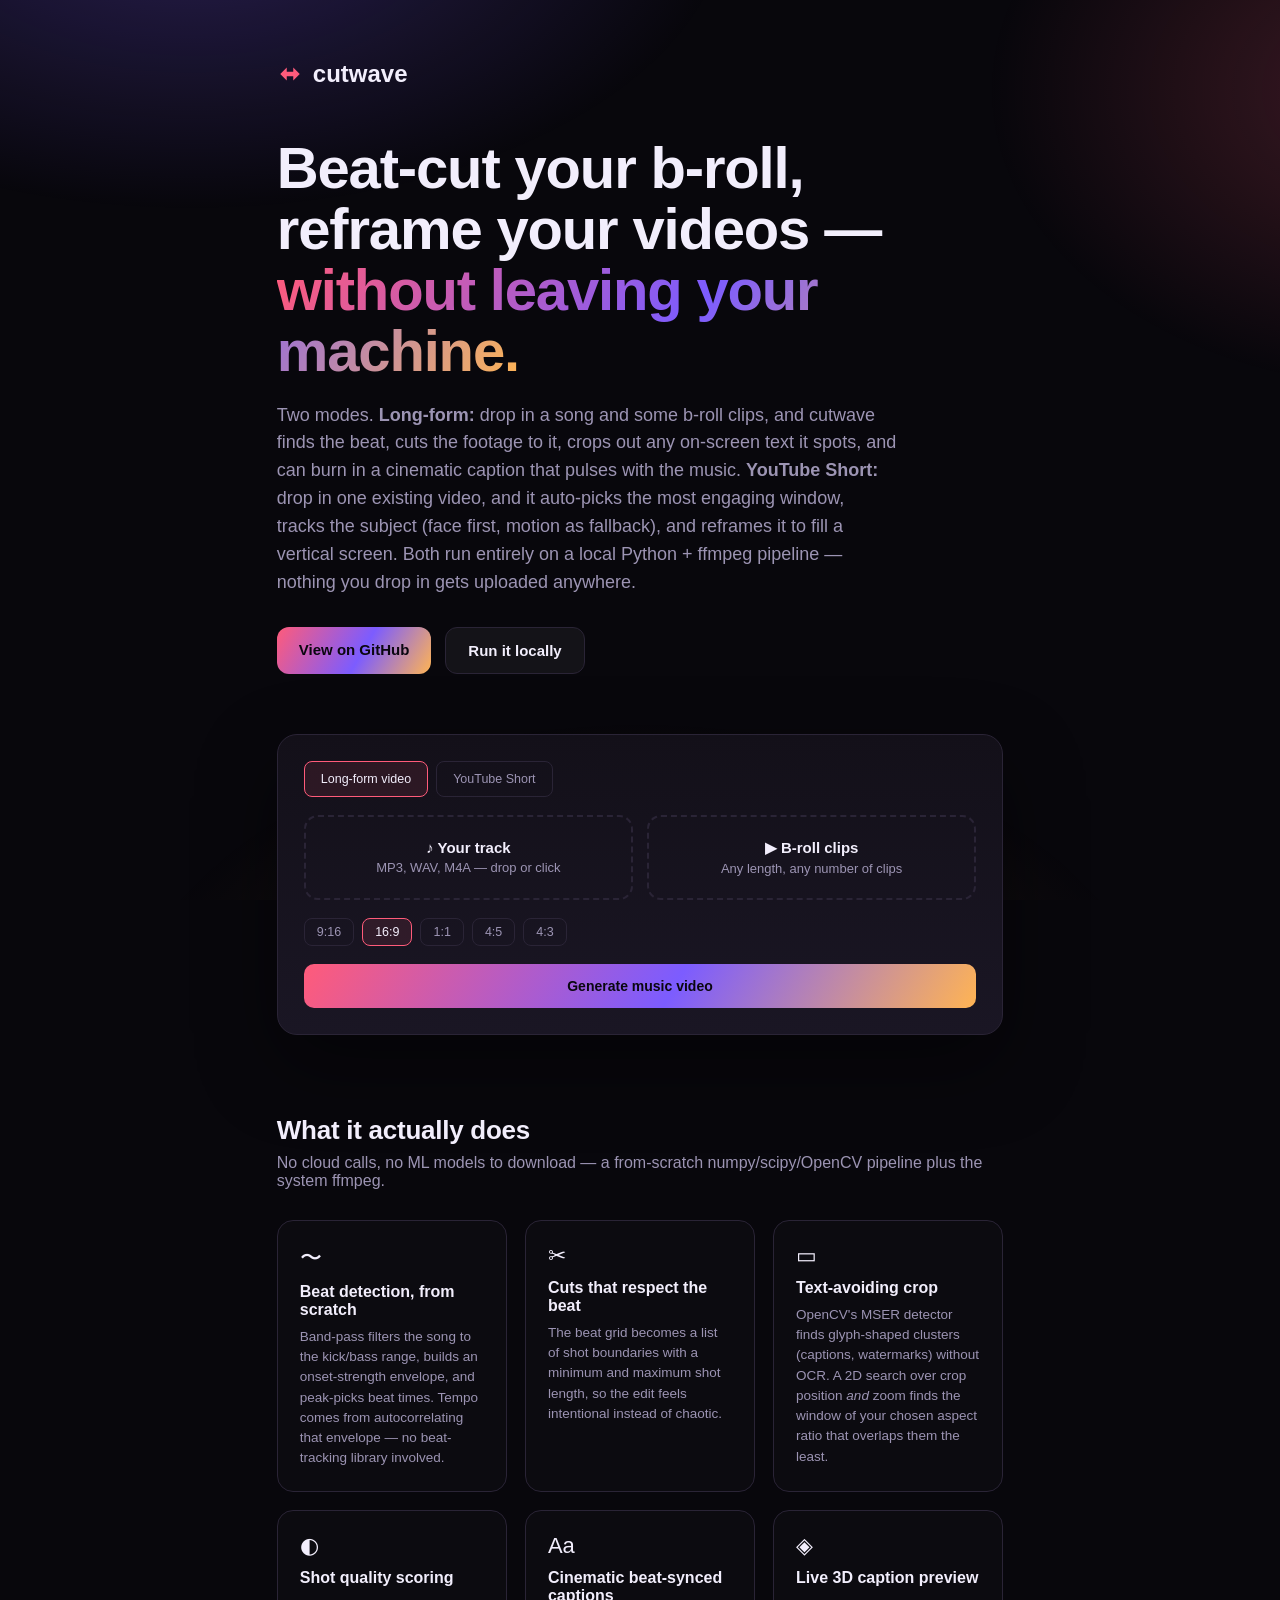
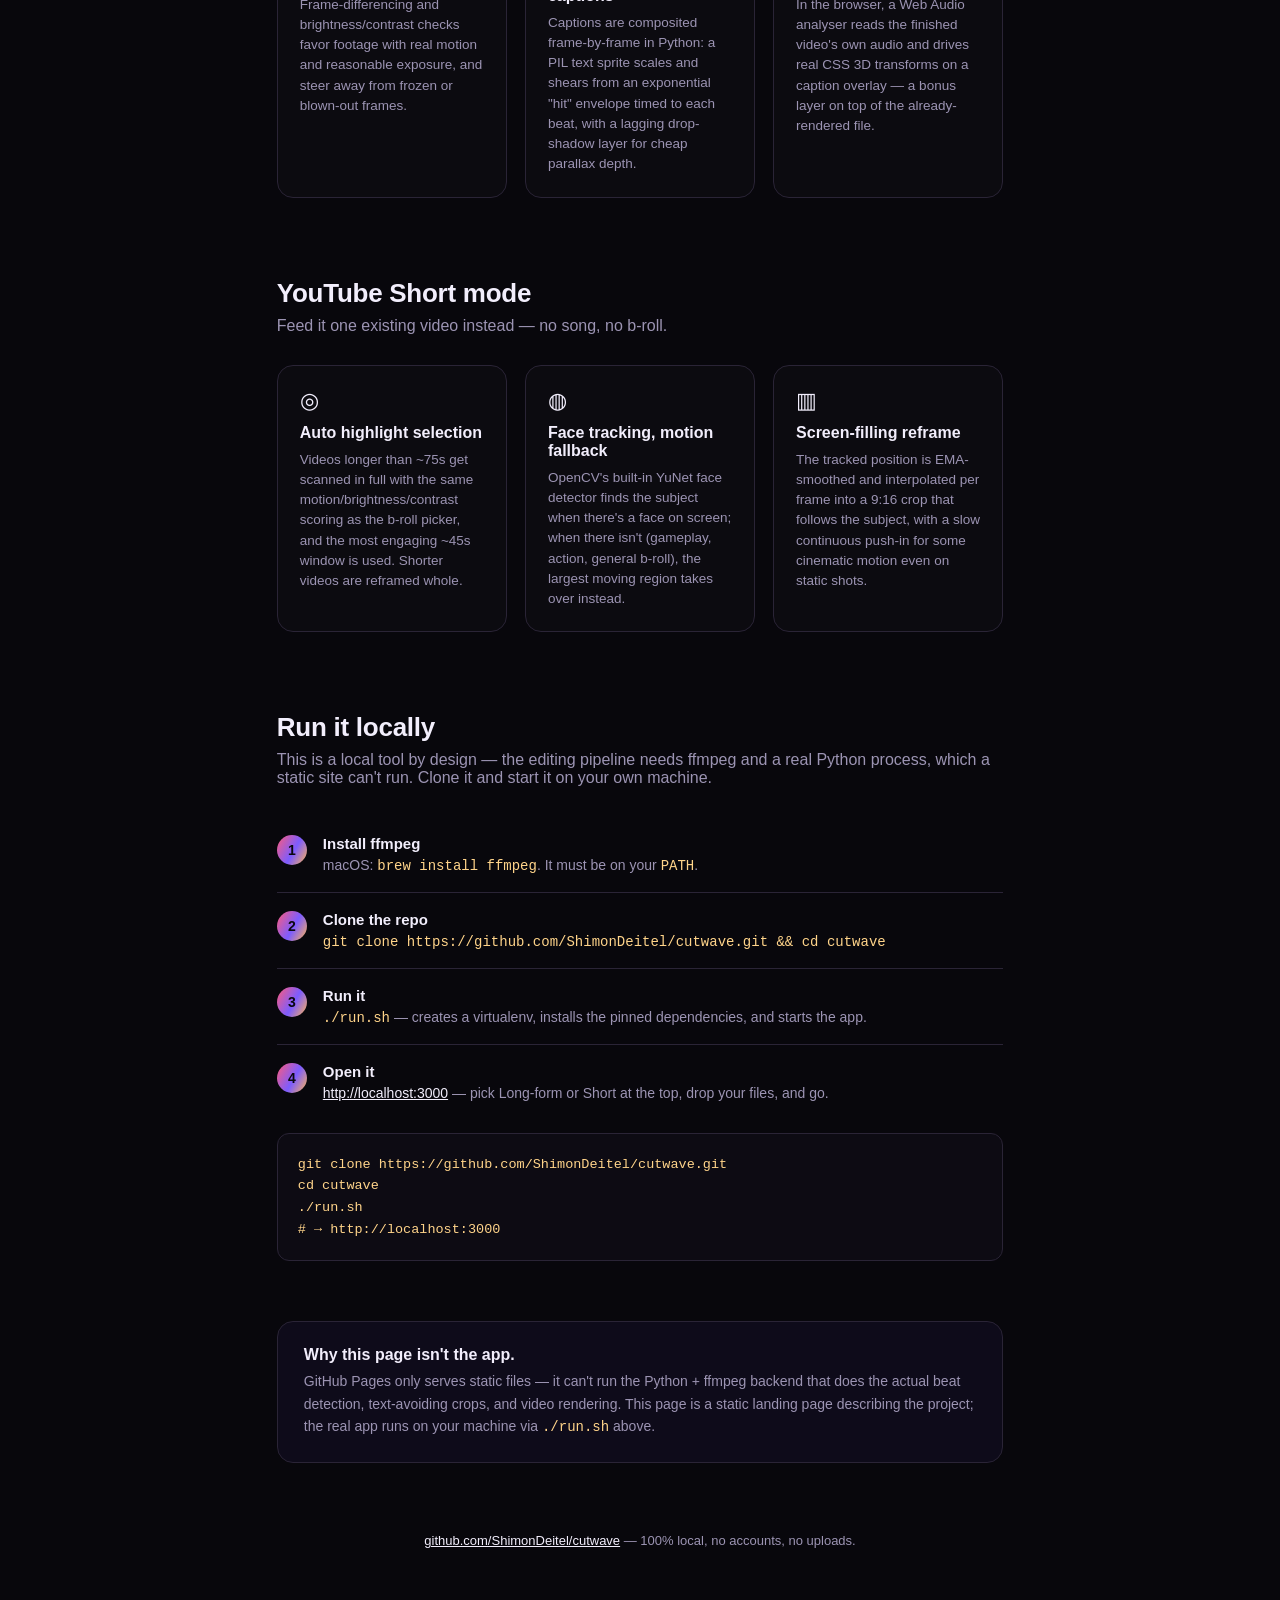
<file: docs/index.html>
<!DOCTYPE html>
<html lang="en">
<head>
<meta charset="UTF-8">
<meta name="viewport" content="width=device-width, initial-scale=1.0">
<title>cutwave — beat-cut your b-roll, locally</title>
<style>
:root {
  --bg: #08070c; --panel: #131019; --panel-2: #1a1624; --line: #2a2436;
  --text: #f2eefc; --text-dim: #9c94b3;
  --accent1: #ff5b7a; --accent2: #7c5cff; --accent3: #ffb454;
  --grad: linear-gradient(120deg, var(--accent1), var(--accent2) 55%, var(--accent3));
}
* { box-sizing: border-box; }
html, body { margin: 0; background: var(--bg); color: var(--text); font-family: "Helvetica Neue", Helvetica, Arial, sans-serif; }
.bg-glow {
  position: fixed; inset: 0; z-index: 0; pointer-events: none;
  background:
    radial-gradient(ellipse 900px 500px at 15% -10%, rgba(124,92,255,0.28), transparent 60%),
    radial-gradient(ellipse 700px 500px at 110% 10%, rgba(255,91,122,0.22), transparent 60%),
    radial-gradient(ellipse 900px 600px at 50% 120%, rgba(255,180,84,0.14), transparent 60%);
}
.wrap { position: relative; z-index: 1; max-width: 880px; margin: 0 auto; padding: 60px 6vw 80px; }
.brand { display: flex; align-items: center; gap: 10px; font-size: 24px; font-weight: 800; }
.brand-mark { width: 26px; height: 26px; }
.hero { margin-top: 50px; }
.hero h1 { font-size: clamp(34px, 6vw, 58px); line-height: 1.05; letter-spacing: -0.02em; margin: 0 0 20px; }
.hero .grad-text { background: var(--grad); -webkit-background-clip: text; background-clip: text; color: transparent; }
.hero p { color: var(--text-dim); font-size: 18px; max-width: 620px; line-height: 1.55; }
.cta-row { display: flex; gap: 14px; margin-top: 30px; flex-wrap: wrap; }
.btn { padding: 14px 22px; border-radius: 12px; font-weight: 700; font-size: 15px; text-decoration: none; display: inline-block; }
.btn-primary { background: var(--grad); color: #0a0710; }
.btn-secondary { background: rgba(255,255,255,0.05); color: var(--text); border: 1px solid var(--line); }

.mock { margin-top: 60px; background: linear-gradient(180deg, var(--panel), var(--panel-2)); border: 1px solid var(--line); border-radius: 20px; padding: 26px; box-shadow: 0 30px 80px rgba(0,0,0,0.45); }
.mock-row { display: grid; grid-template-columns: 1fr 1fr; gap: 14px; }
.mock-box { border: 2px dashed var(--line); border-radius: 14px; padding: 22px; text-align: center; color: var(--text-dim); font-size: 13px; }
.mock-box b { display: block; color: var(--text); font-size: 15px; margin-bottom: 4px; }
.mock-chip-row { display: flex; gap: 8px; margin-top: 18px; flex-wrap: wrap; }
.mock-chip { border: 1px solid var(--line); border-radius: 8px; padding: 6px 12px; font-size: 12.5px; color: var(--text-dim); }
.mock-chip.active { border-color: var(--accent1); color: var(--text); background: rgba(255,91,122,0.10); }
.mock-btn { margin-top: 18px; text-align: center; padding: 14px; border-radius: 10px; background: var(--grad); color: #0a0710; font-weight: 800; font-size: 14px; }

.section { margin-top: 80px; }
.section h2 { font-size: 26px; letter-spacing: -0.01em; margin-bottom: 8px; }
.section .sub { color: var(--text-dim); margin-bottom: 30px; }

.grid { display: grid; grid-template-columns: repeat(auto-fit, minmax(230px, 1fr)); gap: 18px; }
.card { background: rgba(255,255,255,0.02); border: 1px solid var(--line); border-radius: 16px; padding: 22px; }
.card .icon { font-size: 22px; margin-bottom: 10px; }
.card h3 { margin: 0 0 8px; font-size: 16px; }
.card p { margin: 0; color: var(--text-dim); font-size: 13.5px; line-height: 1.5; }

.steps { counter-reset: step; }
.step { display: flex; gap: 16px; padding: 18px 0; border-bottom: 1px solid var(--line); }
.step:last-child { border-bottom: none; }
.step-num { counter-increment: step; flex-shrink: 0; width: 30px; height: 30px; border-radius: 50%; background: var(--grad); color: #0a0710; font-weight: 800; display: flex; align-items: center; justify-content: center; font-size: 14px; }
.step-num::before { content: counter(step); }
.step p { margin: 4px 0 0; color: var(--text-dim); font-size: 14px; }
.step strong { font-size: 15px; }

pre { background: #0d0b13; border: 1px solid var(--line); border-radius: 12px; padding: 20px; overflow-x: auto; font-size: 13.5px; line-height: 1.6; }
code { color: #ffd48a; }

.callout { margin-top: 60px; border: 1px solid var(--line); background: rgba(124,92,255,0.06); border-radius: 16px; padding: 24px 26px; }
.callout b { color: var(--text); }
.callout p { color: var(--text-dim); margin: 6px 0 0; font-size: 14px; line-height: 1.6; }

.foot { margin-top: 70px; color: var(--text-dim); font-size: 13px; text-align: center; }
.foot a { color: var(--text); }
</style>
</head>
<body>
<div class="bg-glow"></div>
<div class="wrap">

  <div class="brand">
    <svg class="brand-mark" viewBox="0 0 48 48" fill="none" xmlns="http://www.w3.org/2000/svg">
      <path d="M6 24 L18 12 L18 20 L30 20 L30 12 L42 24 L30 36 L30 28 L18 28 L18 36 Z" fill="url(#g)"/>
      <defs><linearGradient id="g" x1="0" y1="0" x2="48" y2="48"><stop offset="0" stop-color="#ff5b7a"/><stop offset="1" stop-color="#7c5cff"/></linearGradient></defs>
    </svg>
    <span>cutwave</span>
  </div>

  <div class="hero">
    <h1>Beat-cut your b-roll,<br>reframe your videos —<br><span class="grad-text">without leaving your machine.</span></h1>
    <p>Two modes. <b>Long-form:</b> drop in a song and some b-roll clips, and cutwave finds the beat,
       cuts the footage to it, crops out any on-screen text it spots, and can burn in a cinematic
       caption that pulses with the music. <b>YouTube Short:</b> drop in one existing video, and it
       auto-picks the most engaging window, tracks the subject (face first, motion as fallback), and
       reframes it to fill a vertical screen. Both run entirely on a local Python + ffmpeg pipeline —
       nothing you drop in gets uploaded anywhere.</p>
    <div class="cta-row">
      <a class="btn btn-primary" href="https://github.com/ShimonDeitel/cutwave">View on GitHub</a>
      <a class="btn btn-secondary" href="#run">Run it locally</a>
    </div>
  </div>

  <div class="mock" aria-hidden="true">
    <div class="mock-chip-row" style="margin-top:0; margin-bottom:18px;">
      <span class="mock-chip active" style="padding:10px 16px;">Long-form video</span>
      <span class="mock-chip" style="padding:10px 16px;">YouTube Short</span>
    </div>
    <div class="mock-row">
      <div class="mock-box"><b>♪ Your track</b>MP3, WAV, M4A — drop or click</div>
      <div class="mock-box"><b>▶ B-roll clips</b>Any length, any number of clips</div>
    </div>
    <div class="mock-chip-row">
      <span class="mock-chip">9:16</span>
      <span class="mock-chip active">16:9</span>
      <span class="mock-chip">1:1</span>
      <span class="mock-chip">4:5</span>
      <span class="mock-chip">4:3</span>
    </div>
    <div class="mock-btn">Generate music video</div>
  </div>

  <div class="section">
    <h2>What it actually does</h2>
    <div class="sub">No cloud calls, no ML models to download — a from-scratch numpy/scipy/OpenCV pipeline plus the system ffmpeg.</div>
    <div class="grid">
      <div class="card">
        <div class="icon">〜</div>
        <h3>Beat detection, from scratch</h3>
        <p>Band-pass filters the song to the kick/bass range, builds an onset-strength envelope, and peak-picks beat times. Tempo comes from autocorrelating that envelope — no beat-tracking library involved.</p>
      </div>
      <div class="card">
        <div class="icon">✂</div>
        <h3>Cuts that respect the beat</h3>
        <p>The beat grid becomes a list of shot boundaries with a minimum and maximum shot length, so the edit feels intentional instead of chaotic.</p>
      </div>
      <div class="card">
        <div class="icon">▭</div>
        <h3>Text-avoiding crop</h3>
        <p>OpenCV's MSER detector finds glyph-shaped clusters (captions, watermarks) without OCR. A 2D search over crop position <em>and</em> zoom finds the window of your chosen aspect ratio that overlaps them the least.</p>
      </div>
      <div class="card">
        <div class="icon">◐</div>
        <h3>Shot quality scoring</h3>
        <p>Frame-differencing and brightness/contrast checks favor footage with real motion and reasonable exposure, and steer away from frozen or blown-out frames.</p>
      </div>
      <div class="card">
        <div class="icon">Aa</div>
        <h3>Cinematic beat-synced captions</h3>
        <p>Captions are composited frame-by-frame in Python: a PIL text sprite scales and shears from an exponential "hit" envelope timed to each beat, with a lagging drop-shadow layer for cheap parallax depth.</p>
      </div>
      <div class="card">
        <div class="icon">◈</div>
        <h3>Live 3D caption preview</h3>
        <p>In the browser, a Web Audio analyser reads the finished video's own audio and drives real CSS 3D transforms on a caption overlay — a bonus layer on top of the already-rendered file.</p>
      </div>
    </div>
  </div>

  <div class="section">
    <h2>YouTube Short mode</h2>
    <div class="sub">Feed it one existing video instead — no song, no b-roll.</div>
    <div class="grid">
      <div class="card">
        <div class="icon">◎</div>
        <h3>Auto highlight selection</h3>
        <p>Videos longer than ~75s get scanned in full with the same motion/brightness/contrast scoring as the b-roll picker, and the most engaging ~45s window is used. Shorter videos are reframed whole.</p>
      </div>
      <div class="card">
        <div class="icon">◍</div>
        <h3>Face tracking, motion fallback</h3>
        <p>OpenCV's built-in YuNet face detector finds the subject when there's a face on screen; when there isn't (gameplay, action, general b-roll), the largest moving region takes over instead.</p>
      </div>
      <div class="card">
        <div class="icon">▥</div>
        <h3>Screen-filling reframe</h3>
        <p>The tracked position is EMA-smoothed and interpolated per frame into a 9:16 crop that follows the subject, with a slow continuous push-in for some cinematic motion even on static shots.</p>
      </div>
    </div>
  </div>

  <div class="section" id="run">
    <h2>Run it locally</h2>
    <div class="sub">This is a local tool by design — the editing pipeline needs ffmpeg and a real Python process, which a static site can't run. Clone it and start it on your own machine.</div>

    <div class="steps">
      <div class="step">
        <div class="step-num"></div>
        <div><strong>Install ffmpeg</strong><p>macOS: <code>brew install ffmpeg</code>. It must be on your <code>PATH</code>.</p></div>
      </div>
      <div class="step">
        <div class="step-num"></div>
        <div><strong>Clone the repo</strong><p><code>git clone https://github.com/ShimonDeitel/cutwave.git &amp;&amp; cd cutwave</code></p></div>
      </div>
      <div class="step">
        <div class="step-num"></div>
        <div><strong>Run it</strong><p><code>./run.sh</code> — creates a virtualenv, installs the pinned dependencies, and starts the app.</p></div>
      </div>
      <div class="step">
        <div class="step-num"></div>
        <div><strong>Open it</strong><p><a href="http://localhost:3000" style="color:var(--text)">http://localhost:3000</a> — pick Long-form or Short at the top, drop your files, and go.</p></div>
      </div>
    </div>

    <pre><code>git clone https://github.com/ShimonDeitel/cutwave.git
cd cutwave
./run.sh
# → http://localhost:3000</code></pre>
  </div>

  <div class="callout">
    <b>Why this page isn't the app.</b>
    <p>GitHub Pages only serves static files — it can't run the Python + ffmpeg backend that does the actual
       beat detection, text-avoiding crops, and video rendering. This page is a static landing page describing
       the project; the real app runs on your machine via <code>./run.sh</code> above.</p>
  </div>

  <div class="foot">
    <a href="https://github.com/ShimonDeitel/cutwave">github.com/ShimonDeitel/cutwave</a> — 100% local, no accounts, no uploads.
  </div>

</div>
</body>
</html>
</file>
